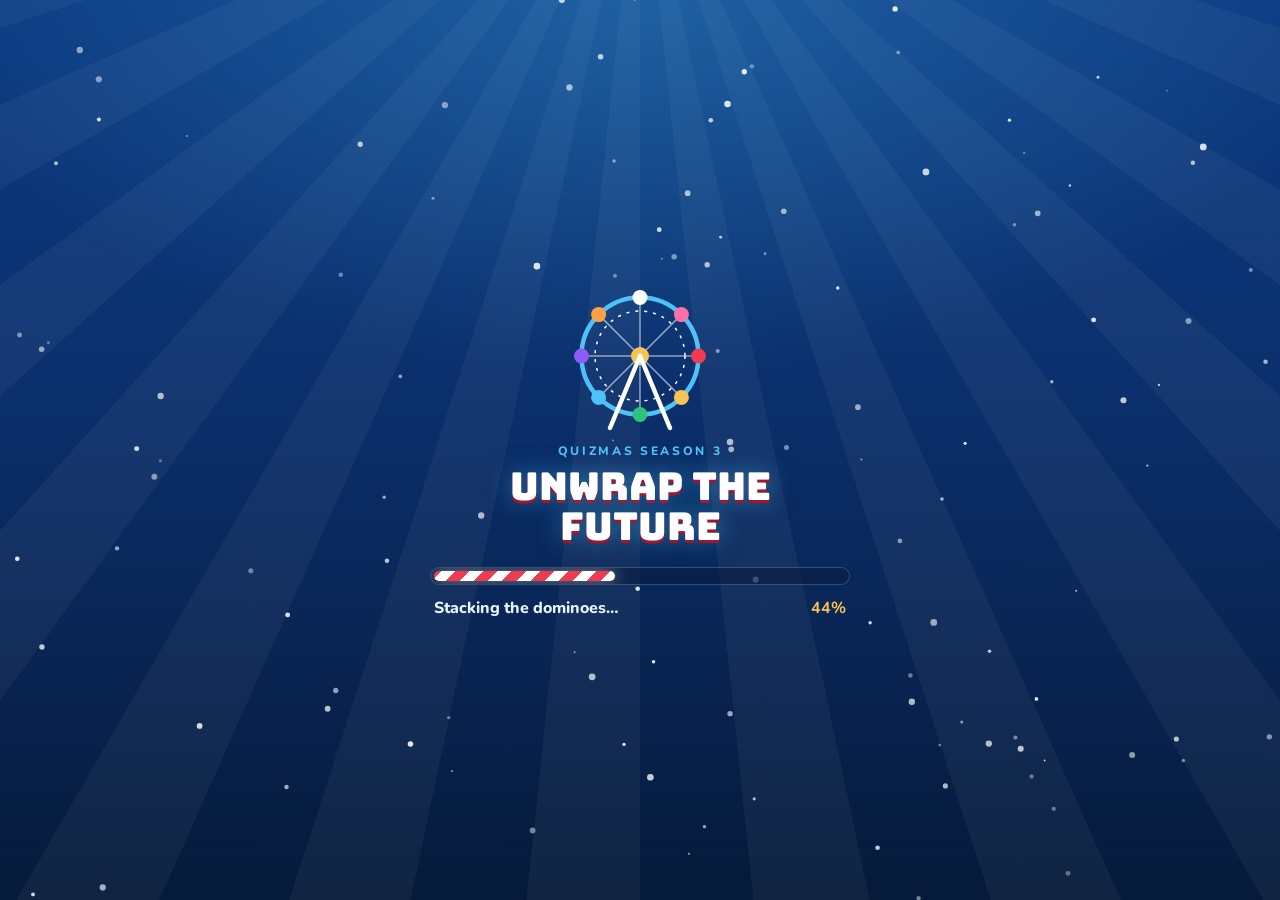
<file: index.html>
<!doctype html>
<html lang="en">
<head>
<meta charset="utf-8">
<meta name="viewport" content="width=device-width, initial-scale=1, viewport-fit=cover, user-scalable=no">
<meta name="theme-color" content="#0b2f6b">
<title>Chain Reaction Carnival · Quizmas Game Hub</title>
<meta name="description" content="Quizmas Season 3 fun game: place ramps, dominoes, springs and baubles to set off a Christmas carnival chain reaction.">
<link rel="icon" href="favicon.svg" type="image/svg+xml">
<link rel="preload" href="fonts/bungee-latin-400-normal.woff2" as="font" type="font/woff2" crossorigin>
<link rel="preload" href="fonts/baloo-2-latin-800-normal.woff2" as="font" type="font/woff2" crossorigin>
<link rel="stylesheet" href="css/app.css">
</head>
<body>
<canvas id="snow" aria-hidden="true"></canvas>

<!-- 1. LOADER -->
<section id="loader" class="screen active" aria-live="polite">
  <div class="loader-card">
    <svg class="wheel" viewBox="0 0 200 200" aria-hidden="true">
      <g class="wheel-spin">
        <circle cx="100" cy="100" r="78" fill="none" stroke="#4fc3f7" stroke-width="6"/>
        <circle cx="100" cy="100" r="60" fill="none" stroke="#ffffff" stroke-width="2" stroke-dasharray="4 8"/>
        <g id="spokes"></g>
        <circle cx="100" cy="100" r="12" fill="#f6c453"/>
      </g>
      <path d="M100 100 L60 196 M100 100 L140 196" stroke="#ffffff" stroke-width="6" stroke-linecap="round"/>
    </svg>
    <p class="season">QUIZMAS SEASON 3</p>
    <h1 class="loader-title">Unwrap the Future</h1>
    <div class="loader-bar" role="progressbar" aria-label="Loading the game" aria-valuemin="0" aria-valuemax="100" aria-valuenow="0">
      <div class="loader-fill"></div>
    </div>
    <p class="loader-status"><span id="loaderText">Putting up the big tent…</span> <b id="loaderPct">0%</b></p>
  </div>
</section>

<!-- 2. CURTAIN + INTRO -->
<section id="intro" class="screen">
  <div class="stage-lights" aria-hidden="true"></div>
  <div class="intro-inner" id="introInner">
    <p class="track" id="trackTag">Quizmas Fun Zone</p>
    <h1 class="marquee" id="marquee" aria-label="Chain Reaction Carnival">
      <span class="m-row">CHAIN REACTION</span>
      <span class="m-row m-big">CARNIVAL</span>
    </h1>
    <p class="objective">Place the pieces, set them off, and watch your Christmas chain reaction hit the target!</p>
    <ul class="controls" aria-label="Controls">
      <li><span class="ci">✋</span><span><b>Drag</b> pieces onto the glowing spots</span></li>
      <li><span class="ci">↻</span><span><b>Tap</b> a ramp or spring to flip it</span></li>
      <li><span class="ci">🔨</span><span><b>Set it off</b> and watch it go</span></li>
    </ul>
    <button class="btn btn-gold btn-big" id="startBtn">Start Game</button>
  </div>
  <div class="curtain left" aria-hidden="true"></div>
  <div class="curtain right" aria-hidden="true"></div>
  <div class="valance" aria-hidden="true"></div>
  <button class="curtain-hint" id="curtainHint"><span class="tap-dot"></span>Tap to open the curtains</button>
</section>

<!-- 3. ENTRY -->
<section id="entry" class="screen">
  <form class="panel entry-panel" id="entryForm" novalidate>
    <p class="ticket-top">ADMIT ONE · CARNIVAL TICKET</p>
    <h2>Who's riding?</h2>
    <p class="muted">Your score goes on the Quizmas fun leaderboard.</p>
    <label for="playerName">Your name</label>
    <input id="playerName" name="playerName" autocomplete="name" maxlength="40" placeholder="e.g. Ada Okafor" required>
    <label for="quizmasId">Quizmas ID</label>
    <input id="quizmasId" name="quizmasId" autocomplete="off" maxlength="20" placeholder="e.g. QZ-1024" required>
    <p class="form-error" id="entryError" role="alert"></p>
    <p class="attempt-note" id="attemptNote"></p>
    <button class="btn btn-gold" type="submit">Let's go!</button>
  </form>
</section>

<!-- 4. MEET THE OBJECTS -->
<section id="meet" class="screen">
  <div class="meet-wrap">
    <h2>Meet the pieces</h2>
    <p class="muted">Every piece can set off the next one.</p>
    <div class="demo-grid" id="demoGrid"></div>
    <button class="btn btn-gold" id="meetBtn">I'm ready!</button>
  </div>
</section>

<!-- 5. GAME -->
<section id="game" class="screen">
  <header class="hud">
    <div class="ride-info">
      <span class="ride-num" id="rideNum">Ride 1 / 3</span>
      <b class="ride-title" id="rideTitle">Ring the Jingle Bell</b>
    </div>
    <div class="hud-stats">
      <div class="tries" id="tries" aria-label="Tries left"></div>
      <div class="ride-score"><span>Score</span><b id="rideScore">0</b></div>
      <div class="timer" id="timer"><svg viewBox="0 0 36 36"><circle cx="18" cy="18" r="15.5" class="t-bg"/><circle cx="18" cy="18" r="15.5" class="t-fg" id="timerRing"/></svg><b id="timerText">1:10</b></div>
      <button class="icon-btn" id="muteBtn" aria-label="Sound on"><span>🔊</span></button>
    </div>
  </header>
  <div class="play">
    <div class="board-wrap" id="boardWrap">
      <canvas id="board" aria-label="The carnival play area"></canvas>
      <p class="goal" id="goalText"></p>
      <div class="ride-banner" id="rideBanner" hidden>
        <span id="bannerNum">RIDE 1</span>
        <b id="bannerTitle">Ring the Jingle Bell</b>
        <em id="bannerGoal"></em>
      </div>
      <div class="ride-card" id="rideCard" hidden>
        <h3 id="cardTitle">Ding! You did it!</h3>
        <ul class="points" id="cardPoints"></ul>
        <p class="card-total">Ride score <b id="cardTotal">0</b><span>/100</span></p>
        <div class="card-actions" id="cardActions"></div>
      </div>
    </div>
    <aside class="dock" id="dock">
      <div class="tray" id="tray" aria-label="Your pieces"></div>
      <div class="actions">
        <button class="btn btn-ghost small" id="undoBtn" aria-label="Undo">↶ Undo</button>
        <button class="btn btn-ghost small" id="resetBtn" aria-label="Clear all pieces">⟲ Clear</button>
        <button class="btn btn-go" id="goBtn">🔨 Set it off!</button>
      </div>
    </aside>
  </div>
  <p class="rotate-tip" id="rotateTip">Tip: turn your phone sideways for a bigger view.</p>
  <div class="toast" id="toast" role="status"></div>
</section>

<!-- 6. RESULTS -->
<section id="results" class="screen">
  <div class="results-wrap">
    <div class="panel results-panel">
      <p class="season">CHAIN REACTION CARNIVAL</p>
      <div class="trophy" aria-hidden="true">🏆</div>
      <h2 id="achievement">Chain Reaction Champion!</h2>
      <p class="who" id="resultsName"></p>
      <div class="big-score"><b id="scoreNum">0</b><span>/ 100</span></div>
      <div class="stats">
        <div><b id="statTargets">0/3</b><span>targets hit</span></div>
        <div><b id="statChain">0</b><span>best chain</span></div>
        <div><b id="statTime">0s</b><span>time</span></div>
      </div>
      <ul class="ride-list" id="rideList"></ul>
      <p class="save-status" id="saveStatus"></p>
      <div class="results-actions">
        <button class="btn btn-gold" id="againBtn">Play again</button>
        <button class="btn btn-ghost" id="backBtn" hidden>Back to my track</button>
      </div>
    </div>
  </div>
  <canvas id="confetti" aria-hidden="true"></canvas>
</section>

<noscript><p class="noscript">Chain Reaction Carnival needs JavaScript turned on.</p></noscript>
<script src="vendor/gsap.min.js"></script>
<script src="vendor/matter.min.js"></script>
<script src="js/config.js"></script>
<script type="module" src="js/app.js"></script>
</body>
</html>
</file>
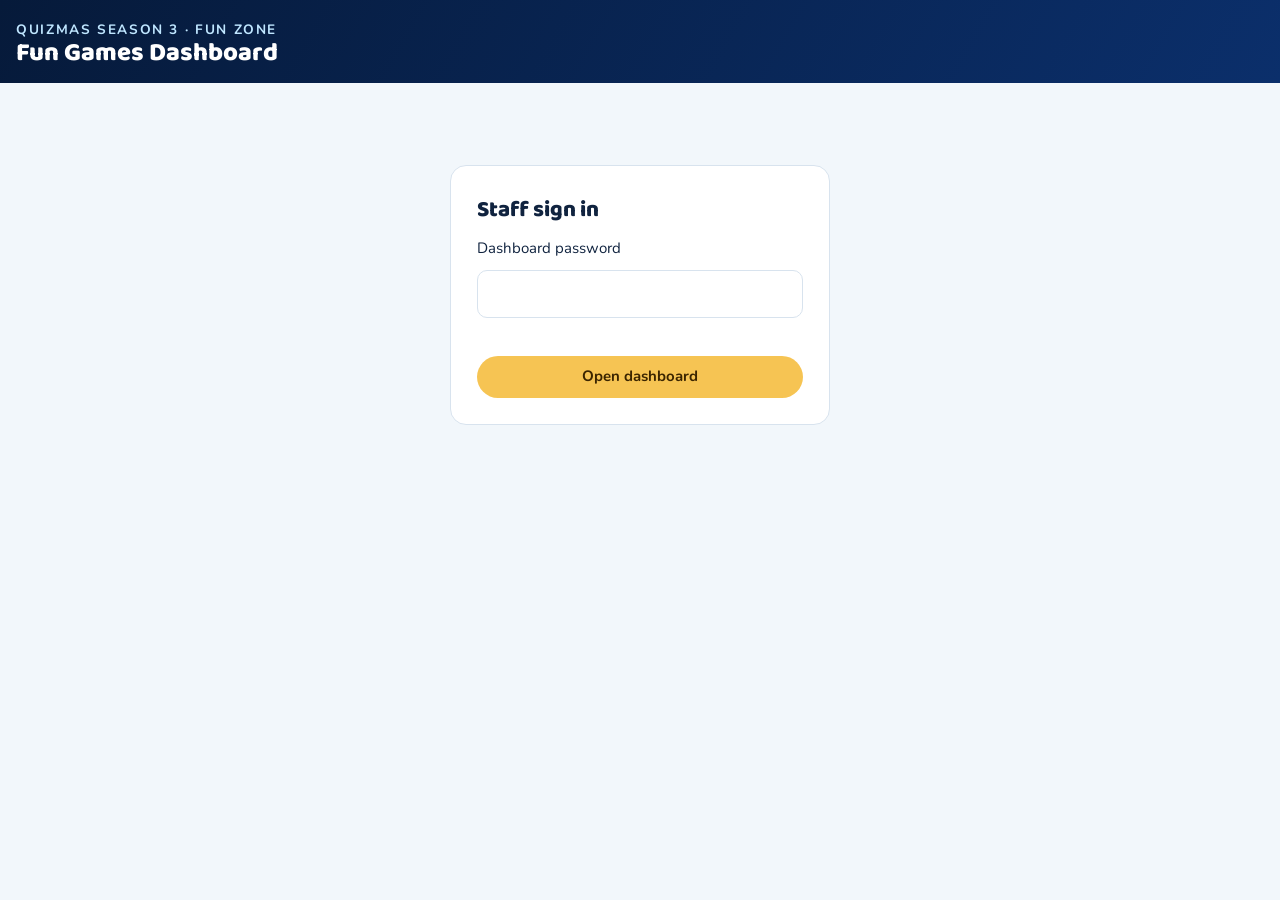
<file: dashboard/index.html>
<!doctype html>
<html lang="en">
<head>
<meta charset="utf-8">
<meta name="viewport" content="width=device-width, initial-scale=1">
<meta name="robots" content="noindex">
<title>Quizmas Fun Games Dashboard</title>
<link rel="icon" href="../favicon.svg" type="image/svg+xml">
<style>
@font-face { font-family: "Baloo 2"; src: url(../fonts/baloo-2-latin-800-normal.woff2) format("woff2"); font-weight: 800; }
@font-face { font-family: "Nunito"; src: url(../fonts/nunito-latin-400-normal.woff2) format("woff2"); font-weight: 400; }
@font-face { font-family: "Nunito"; src: url(../fonts/nunito-latin-700-normal.woff2) format("woff2"); font-weight: 700; }
/* Staff dashboard: calm, readable, Decipher blues. */
:root { --navy: #0b2f6b; --deep: #061a3a; --sky: #4fc3f7; --bg: #f2f7fb; --card: #ffffff; --line: #d8e3ee; --ink: #10233f; --muted: #5b6f8a; --gold: #f6c453; --good: #148a5b; --practice: #8a6d1d; }
* { box-sizing: border-box; }
[hidden] { display: none !important; }
body { margin: 0; background: var(--bg); color: var(--ink); font: 400 15px/1.45 Nunito, system-ui, sans-serif; }
header { background: linear-gradient(120deg, var(--deep), var(--navy)); color: #fff; padding: 18px max(16px, env(safe-area-inset-left, 0px)); }
.wrap { max-width: 1280px; margin: 0 auto; padding-left: max(16px, env(safe-area-inset-left, 0px)); padding-right: max(16px, env(safe-area-inset-right, 0px)); }
header .wrap { display: flex; align-items: center; gap: 14px; flex-wrap: wrap; padding: 0; }
h1 { font: 800 1.6rem/1 "Baloo 2", sans-serif; margin: 0; }
header p { margin: 2px 0 0; color: #bfe6ff; font-weight: 700; font-size: .85rem; letter-spacing: .12em; text-transform: uppercase; }
header .spacer { flex: 1; }
button, select, input { font: inherit; }
.btn { border: 0; border-radius: 999px; padding: 10px 18px; font-weight: 700; cursor: pointer; background: var(--sky); color: var(--deep); }
.btn.ghost { background: rgba(255,255,255,.14); color: #fff; border: 1px solid rgba(255,255,255,.3); }
.btn.gold { background: var(--gold); color: #3b2500; }
.btn:focus-visible, input:focus-visible, select:focus-visible { outline: 3px solid var(--sky); outline-offset: 2px; }
main { padding-block: 22px 40px; }
.login { max-width: 380px; margin: 60px auto; background: var(--card); border: 1px solid var(--line); border-radius: 16px; padding: 26px; display: grid; gap: 10px; }
.login h2 { margin: 0; font: 800 1.4rem "Baloo 2", sans-serif; }
.login input { padding: 12px 14px; border-radius: 10px; border: 1px solid var(--line); }
.err { color: #b42318; font-weight: 700; min-height: 1.2em; margin: 0; }
.note { background: #fff8e1; border: 1px solid #f1d58a; border-radius: 12px; padding: 12px 14px; margin-bottom: 16px; font-weight: 700; color: #6b5200; }
.tiles { display: grid; grid-template-columns: repeat(auto-fit, minmax(180px, 1fr)); gap: 12px; margin-bottom: 18px; }
.tile { background: var(--card); border: 1px solid var(--line); border-radius: 14px; padding: 14px 16px; }
.tile span { color: var(--muted); font-weight: 700; font-size: .85rem; }
.tile b { display: block; font: 800 2rem/1.1 "Baloo 2", sans-serif; color: var(--navy); font-variant-numeric: tabular-nums; }
.tools { display: flex; gap: 10px; flex-wrap: wrap; align-items: center; margin-bottom: 12px; }
.tools input, .tools select { padding: 10px 12px; border-radius: 10px; border: 1px solid var(--line); background: #fff; min-width: 0; }
.tools input { flex: 1 1 220px; }
.tools .right { margin-left: auto; display: flex; gap: 8px; flex-wrap: wrap; }
.tools .btn { background: var(--navy); color: #fff; }
.table-box { background: var(--card); border: 1px solid var(--line); border-radius: 14px; overflow-x: auto; }
table { width: 100%; border-collapse: collapse; font-size: .92rem; }
th, td { padding: 10px 12px; text-align: left; border-bottom: 1px solid var(--line); white-space: nowrap; }
td.wrap { white-space: normal; min-width: 260px; }
th { background: #eaf2f9; font-weight: 700; cursor: pointer; position: sticky; top: 0; user-select: none; }
th[aria-sort="ascending"]::after { content: " ▲"; font-size: .7em; }
th[aria-sort="descending"]::after { content: " ▼"; font-size: .7em; }
td.num { text-align: right; font-variant-numeric: tabular-nums; }
.pill { display: inline-block; padding: 2px 10px; border-radius: 999px; font-weight: 700; font-size: .8rem; }
.pill.official { background: #dcf5ea; color: var(--good); }
.pill.practice { background: #fdf0cc; color: var(--practice); }
.empty { padding: 40px; text-align: center; color: var(--muted); font-weight: 700; }
.updated { color: var(--muted); font-size: .85rem; margin: 10px 2px 0; }
.views { display: inline-flex; background: #e3ecf5; border-radius: 999px; padding: 4px; gap: 4px; margin-bottom: 16px; }
.views button { border: 0; background: transparent; border-radius: 999px; padding: 9px 18px; font-weight: 800; color: var(--muted); cursor: pointer; }
.views button[aria-selected="true"] { background: var(--navy); color: #fff; }
.views button.fun[aria-selected="true"] { background: #c8102e; }
.pill.best { background: #fde3e7; color: #a3162a; }
</style>
</head>
<body>
<header>
  <div class="wrap">
    <div><p>Quizmas Season 3 · Fun Zone</p><h1>Fun Games Dashboard</h1></div>
    <div class="spacer"></div>
    <button class="btn ghost" id="refreshBtn" hidden>Refresh</button>
    <button class="btn ghost" id="logoutBtn" hidden>Sign out</button>
  </div>
</header>
<main class="wrap">
  <form class="login" id="login">
    <h2>Staff sign in</h2>
    <label for="key">Dashboard password</label>
    <input id="key" type="password" autocomplete="current-password" required>
    <p class="err" id="loginErr"></p>
    <button class="btn gold" type="submit">Open dashboard</button>
  </form>

  <section id="dash" hidden>
    <div class="note" id="localNote" hidden>The score sheet isn't connected yet, so this shows only the results saved on this device. Add the Google Sheet link in js/config.js to see everyone's scores.</div>
    <div class="views" role="tablist" aria-label="Which games" hidden>
      <button role="tab" id="viewSkill" aria-selected="false">Skill games</button>
      <button role="tab" id="viewFun" class="fun" aria-selected="true">Fun games</button>
    </div>
    <div class="tiles">
      <div class="tile"><span>Students played</span><b id="tPlayers">0</b></div>
      <div class="tile"><span id="lAvg">Average official score</span><b id="tAvg">0</b></div>
      <div class="tile"><span id="lTop">Highest official score</span><b id="tTop">0</b></div>
      <div class="tile"><span id="lRows">Games recorded (incl. practice)</span><b id="tRows">0</b></div>
    </div>
    <div class="tools">
      <input id="search" placeholder="Search name or Quizmas ID…" aria-label="Search name or Quizmas ID">
      <select id="gameFilter" aria-label="Filter by game"><option value="">All games</option></select>
      <select id="typeFilter" aria-label="Which scores to show"></select>
      <div class="right">
        <button class="btn" id="csvBtn">Export CSV</button>
        <button class="btn" id="xlsxBtn">Export Excel</button>
      </div>
    </div>
    <div class="table-box"><table id="tbl"><thead></thead><tbody></tbody></table></div>
    <p class="updated" id="updated"></p>
  </section>
</main>
<script src="../js/config.js"></script>
<script src="../vendor/xlsx.mini.min.js"></script>
<script>
const CFG = window.DR_CONFIG;
const $ = (id) => document.getElementById(id);
// Fun games are kept apart from the skill-based games.
const FUN_GAMES = ["chain-reaction", "junkyard-orbit"];
const SKILL_HEADERS = ["Date & time", "Name", "Quizmas ID", "Game", "Official?", "Attempt", "Score", "Max", "Level", "Breakdown", "Progress", "Time (sec)", "Device", "Strength", "To improve", "Game key", "Details"];
const FUN_HEADERS = ["Date & time", "Name", "Quizmas ID", "Game", "Play #", "Score", "Max", "Achievement", "Breakdown", "Highlights", "Time (sec)", "Device", "Track", "Game key", "Details"];
const VIEWS = {
  skill: {
    cols: ["Date & time", "Name", "Quizmas ID", "Game", "Official?", "Score", "Level", "Breakdown", "Progress", "Time (sec)", "Device"],
    filters: [["Official", "Official scores only"], ["", "Official + practice"], ["Practice", "Practice only"]],
    labels: ["Average official score", "Highest official score", "Games recorded (incl. practice)"],
  },
  fun: {
    cols: ["Date & time", "Name", "Quizmas ID", "Game", "Play #", "Score", "Achievement", "Breakdown", "Highlights", "Time (sec)", "Device", "Track"],
    filters: [["best", "Best score per student"], ["", "Every play"]],
    labels: ["Average best score", "Highest score", "Plays recorded"],
  },
};
let data = { skill: { headers: SKILL_HEADERS, rows: [] }, fun: { headers: FUN_HEADERS, rows: [] } };
let view = "fun", sortCol = "Score", sortDir = -1, keyCache = "";

const isFunRecord = (r) => String(r.category || "").toLowerCase() === "entertainment" || FUN_GAMES.includes(r.game);
function fromLocal() {
  // Test mode (no sheet connected): read the scores waiting on this device, from every Quizmas game.
  let q = [];
  try {
    for (let k = 0; k < localStorage.length; k++) {
      const key = localStorage.key(k);
      if (/_queue/.test(key)) q = q.concat(JSON.parse(localStorage.getItem(key) || "[]"));
    }
  } catch { q = []; }
  const bd = (r) => r.breakdown || (r.spotScore !== undefined ? `Spot ${r.spotScore}/30 · Layout ${r.layoutScore}/40 · Final touch ${r.finalTouchScore}/30` : "");
  const pr = (r) => r.progress || (r.problemsFound !== undefined ? `${r.problemsFound} problems found · ${r.corrections} corrections` : "");
  data.skill.rows = q.filter((r) => !isFunRecord(r)).map((r) => [r.timestamp, r.name, r.quizmasId, r.gameName, r.official ? "Official" : "Practice", r.attempt, r.score, r.maxScore, r.level, bd(r), pr(r), r.totalSeconds, r.device, r.strength, r.improve, r.game, ""]);
  data.fun.rows = q.filter(isFunRecord).map((r) => [r.timestamp, r.name, r.quizmasId, r.gameName, r.attempt, r.score, r.maxScore, r.level, r.breakdown, r.progress, r.totalSeconds, r.device, r.track || "", r.game, ""]);
}

async function load(key) {
  if (!CFG.SHEETS_URL) {
    $("localNote").hidden = false;
    fromLocal();
    return true;
  }
  const res = await fetch(`${CFG.SHEETS_URL}?key=${encodeURIComponent(key)}&t=${Date.now()}`);
  const d = await res.json();
  if (!d.ok) throw new Error(d.error || "Could not load scores");
  if (d.fun) {
    data.skill = { headers: d.headers, rows: d.rows };
    data.fun = d.fun;
  } else {
    // Older score sheet script (before the "Fun Scores" tab): fun games arrive in the main tab.
    const k = d.headers.indexOf("Game key");
    const h = (n) => d.headers.indexOf(n);
    data.skill = { headers: d.headers, rows: d.rows.filter((r) => !FUN_GAMES.includes(r[k])) };
    data.fun = { headers: FUN_HEADERS, rows: d.rows.filter((r) => FUN_GAMES.includes(r[k])).map((r) => [r[h("Date & time")], r[h("Name")], r[h("Quizmas ID")], r[h("Game")], r[h("Attempt")], r[h("Score")], r[h("Max")], r[h("Level")], r[h("Breakdown")], r[h("Progress")], r[h("Time (sec)")], r[h("Device")], "", r[k], r[h("Details")]]) };
  }
  return true;
}

const H = () => data[view].headers;
const idx = (name) => H().indexOf(name);
const num = (v) => Number(v) || 0;
function bestPerStudent(rows) {
  // one row per student per game: their highest score (earliest if tied)
  const best = new Map();
  for (const r of rows) {
    const key = String(r[idx("Quizmas ID")]).toUpperCase() + "|" + r[idx("Game")];
    const cur = best.get(key);
    if (!cur || num(r[idx("Score")]) > num(cur[idx("Score")])) best.set(key, r);
  }
  return [...best.values()];
}
function filtered() {
  const q = $("search").value.trim().toLowerCase();
  const g = $("gameFilter").value, t = $("typeFilter").value;
  let rows = data[view].rows.filter((r) => (!q || String(r[idx("Name")]).toLowerCase().includes(q) || String(r[idx("Quizmas ID")]).toLowerCase().includes(q))
    && (!g || r[idx("Game")] === g));
  if (view === "skill") rows = rows.filter((r) => !t || r[idx("Official?")] === t);
  else if (t === "best") rows = bestPerStudent(rows);
  return rows;
}
function fmtDate(v) {
  const d = new Date(v);
  return isNaN(d) ? String(v) : d.toLocaleString("en-GB", { day: "2-digit", month: "short", hour: "2-digit", minute: "2-digit" });
}
const esc = (v) => String(v ?? "").replace(/[&<>"]/g, (c) => ({ "&": "&amp;", "<": "&lt;", ">": "&gt;", '"': "&quot;" }[c]));
function setView(v) {
  view = v;
  $("viewSkill").setAttribute("aria-selected", v === "skill");
  $("viewFun").setAttribute("aria-selected", v === "fun");
  const V = VIEWS[v];
  $("typeFilter").innerHTML = V.filters.map(([val, label]) => `<option value="${val}">${label}</option>`).join("");
  [$("lAvg").textContent, $("lTop").textContent, $("lRows").textContent] = V.labels;
  $("gameFilter").value = "";
  sortCol = "Score"; sortDir = -1;
  render();
}
function render() {
  const all = data[view].rows;
  const V = VIEWS[view];
  const games = [...new Set(all.map((r) => r[idx("Game")]))].filter(Boolean);
  const gf = $("gameFilter"), cur = gf.value;
  gf.innerHTML = `<option value="">All games</option>` + games.map((g) => `<option${g === cur ? " selected" : ""}>${esc(g)}</option>`).join("");
  const counted = view === "skill" ? all.filter((r) => r[idx("Official?")] === "Official") : bestPerStudent(all);
  const scores = counted.map((r) => num(r[idx("Score")]));
  $("tPlayers").textContent = new Set(all.map((r) => String(r[idx("Quizmas ID")]).toUpperCase())).size;
  $("tAvg").textContent = scores.length ? Math.round(scores.reduce((a, b) => a + b, 0) / scores.length) : 0;
  $("tTop").textContent = scores.length ? Math.max(...scores) : 0;
  $("tRows").textContent = all.length;

  const rows = filtered().sort((a, b) => {
    const x = a[idx(sortCol)], y = b[idx(sortCol)];
    return (typeof x === "number" && typeof y === "number" ? x - y : String(x).localeCompare(String(y))) * sortDir;
  });
  const COLS = V.cols;
  $("tbl").tHead.innerHTML = "<tr>" + COLS.map((c) => `<th scope="col" ${c === sortCol ? `aria-sort="${sortDir > 0 ? "ascending" : "descending"}"` : ""} data-c="${c}">${c}</th>`).join("") + "</tr>";
  $("tbl").tBodies[0].innerHTML = rows.length ? rows.map((r) => "<tr>" + COLS.map((c) => {
    const v = r[idx(c)];
    if (c === "Official?") return `<td><span class="pill ${String(v).toLowerCase()}">${esc(v)}</span></td>`;
    if (c === "Date & time") return `<td>${fmtDate(v)}</td>`;
    if (c === "Breakdown" || c === "Highlights") return `<td class="wrap">${esc(v)}</td>`;
    const isNum = typeof v === "number";
    return `<td class="${isNum ? "num" : ""}">${esc(v)}</td>`;
  }).join("") + "</tr>").join("") : `<tr><td class="empty" colspan="${COLS.length}">No scores match yet.</td></tr>`;
  $("tbl").tHead.querySelectorAll("th").forEach((th) => th.addEventListener("click", () => {
    const c = th.dataset.c;
    sortDir = c === sortCol ? -sortDir : (c === "Name" || c === "Game" ? 1 : -1);
    sortCol = c;
    render();
  }));
  $("updated").textContent = `Showing ${rows.length} of ${all.length} · updated ${new Date().toLocaleTimeString("en-GB")}`;
}

function exportRows() { return [H(), ...filtered()]; }
function stamp() { return new Date().toISOString().slice(0, 16).replace(/[:T]/g, "-"); }
const fileName = () => `quizmas-${view === "fun" ? "fun-" : ""}scores-${stamp()}`;
$("csvBtn").addEventListener("click", () => {
  const csv = exportRows().map((r) => r.map((v) => `"${String(v ?? "").replace(/"/g, '""')}"`).join(",")).join("\r\n");
  const a = document.createElement("a");
  a.href = URL.createObjectURL(new Blob(["\ufeff" + csv], { type: "text/csv;charset=utf-8" }));
  a.download = `${fileName()}.csv`;
  a.click();
});
$("xlsxBtn").addEventListener("click", () => {
  const ws = XLSX.utils.aoa_to_sheet(exportRows());
  ws["!cols"] = H().map((h) => ({ wch: Math.max(10, h.length + 2) }));
  const wb = XLSX.utils.book_new();
  XLSX.utils.book_append_sheet(wb, ws, view === "fun" ? "Fun Scores" : "Scores");
  XLSX.writeFile(wb, `${fileName()}.xlsx`);
});
["search", "gameFilter", "typeFilter"].forEach((id) => $(id).addEventListener("input", render));
$("viewSkill").addEventListener("click", () => setView("skill"));
$("viewFun").addEventListener("click", () => setView("fun"));

async function open(key) {
  try {
    $("loginErr").textContent = "Loading…";
    await load(key);
    keyCache = key;
    try { sessionStorage.setItem("qz_dash_key", key); } catch { /* ignore */ }
    $("login").hidden = true;
    $("dash").hidden = false;
    $("refreshBtn").hidden = $("logoutBtn").hidden = false;
    if (!$("typeFilter").options.length) setView(view); else render();
  } catch (e) {
    $("loginErr").textContent = e.message === "Wrong password" ? "That password isn't right." : "Couldn't reach the score sheet. Check the internet connection.";
  }
}
$("login").addEventListener("submit", (e) => { e.preventDefault(); open($("key").value.trim()); });
$("refreshBtn").addEventListener("click", () => open(keyCache));
$("logoutBtn").addEventListener("click", () => { try { sessionStorage.removeItem("qz_dash_key"); } catch { /* ignore */ } location.reload(); });
setInterval(() => { if (keyCache && !document.hidden) load(keyCache).then(render).catch(() => {}); }, 30000);
let saved = null;
try { saved = sessionStorage.getItem("qz_dash_key"); } catch { /* ignore */ }
if (saved) open(saved);
</script>
</body>
</html>
</file>
<file: css/app.css>
/* Chain Reaction Carnival · Quizmas Season 3
   Look: a Christmas carnival big top at night, in Decipher sky blue, dark blue and white,
   with candy-cane reds, gold marquee bulbs and colourful pieces. */
@font-face { font-family: "Baloo 2"; src: url(../fonts/baloo-2-latin-700-normal.woff2) format("woff2"); font-weight: 700; font-display: swap; }
@font-face { font-family: "Baloo 2"; src: url(../fonts/baloo-2-latin-800-normal.woff2) format("woff2"); font-weight: 800; font-display: swap; }
@font-face { font-family: "Nunito"; src: url(../fonts/nunito-latin-400-normal.woff2) format("woff2"); font-weight: 400; font-display: swap; }
@font-face { font-family: "Nunito"; src: url(../fonts/nunito-latin-700-normal.woff2) format("woff2"); font-weight: 700; font-display: swap; }
@font-face { font-family: "Nunito"; src: url(../fonts/nunito-latin-800-normal.woff2) format("woff2"); font-weight: 800; font-display: swap; }
@font-face { font-family: "Bungee"; src: url(../fonts/bungee-latin-400-normal.woff2) format("woff2"); font-display: swap; }

:root {
  --deep: #061a3a;
  --navy: #0b2f6b;
  --blue: #1565c0;
  --sky: #4fc3f7;
  --ice: #e3f5ff;
  --white: #ffffff;
  --gold: #f6c453;
  --gold-deep: #d99a1e;
  --red: #ef3b4f;
  --red-deep: #a3162a;
  --green: #2ec27e;
  --ink: #0b2f6b;
  --muted-ink: #4f6688;
  --paper: rgba(255, 255, 255, .96);
  --display: "Baloo 2", "Trebuchet MS", system-ui, sans-serif;
  --body: "Nunito", system-ui, -apple-system, "Segoe UI", sans-serif;
  --sign: "Bungee", "Impact", system-ui, sans-serif;
  --radius: 22px;
  --safe-t: env(safe-area-inset-top, 0px);
  --safe-b: env(safe-area-inset-bottom, 0px);
  --safe-l: env(safe-area-inset-left, 0px);
  --safe-r: env(safe-area-inset-right, 0px);
  color-scheme: dark;
}
* { box-sizing: border-box; }
[hidden] { display: none !important; }
html, body { margin: 0; height: 100%; }
body {
  background:
    radial-gradient(ellipse 80% 60% at 50% 0%, rgba(79,195,247,.28), transparent 70%),
    repeating-conic-gradient(from 0deg at 50% -20%, rgba(255,255,255,.045) 0 6deg, transparent 6deg 12deg),
    linear-gradient(180deg, #0c3a82 0%, var(--navy) 45%, var(--deep) 100%);
  color: var(--white);
  font-family: var(--body);
  overflow: hidden;
  touch-action: manipulation;
  -webkit-tap-highlight-color: transparent;
  user-select: none;
  -webkit-user-select: none;
}
button, input { font: inherit; }
.noscript { padding: 40px; text-align: center; }
#snow { position: fixed; inset: 0; width: 100%; height: 100%; z-index: 0; pointer-events: none; }

/* ---------- screens ---------- */
.screen {
  position: fixed; inset: 0; z-index: 2;
  display: none; align-items: center; justify-content: center;
  padding: calc(16px + var(--safe-t)) max(16px, var(--safe-r)) calc(16px + var(--safe-b)) max(16px, var(--safe-l));
}
.screen.active { display: flex; }
.panel { background: var(--paper); color: var(--ink); border-radius: var(--radius); box-shadow: 0 18px 50px rgba(6,26,58,.45), 0 0 0 1px rgba(255,255,255,.6) inset; }
h1, h2, h3 { font-family: var(--display); font-weight: 800; margin: 0; line-height: 1.05; }
.muted { color: var(--muted-ink); margin: .3em 0 0; }
.season { font: 800 .76rem/1 var(--body); letter-spacing: .22em; color: var(--sky); margin: 0 0 10px; text-transform: uppercase; }
.panel .season { color: var(--blue); }

.btn { border: 0; cursor: pointer; border-radius: 999px; padding: 14px 30px; font: 800 1.08rem/1 var(--display); letter-spacing: .02em; transition: box-shadow .15s ease, filter .15s; touch-action: manipulation; }
.btn:active { transform: scale(.96); }
.btn:focus-visible, .icon-btn:focus-visible, input:focus-visible, .tray-item:focus-visible, .curtain-hint:focus-visible { outline: 3px solid var(--gold); outline-offset: 3px; }
.btn-gold { background: linear-gradient(180deg, #ffe08a, var(--gold) 45%, var(--gold-deep)); color: #3b2500; box-shadow: 0 6px 0 #a96f0c, 0 14px 30px rgba(246,196,83,.35); }
.btn-gold:active { box-shadow: 0 2px 0 #a96f0c; transform: translateY(4px); }
.btn-big { font-size: 1.3rem; padding: 18px 44px; }
.btn-ghost { background: rgba(255,255,255,.14); color: #fff; border: 1px solid rgba(255,255,255,.28); }
.panel .btn-ghost { background: var(--ice); color: var(--navy); border: 0; }
.btn-go { background: linear-gradient(180deg, #ff7a8a, var(--red) 50%, var(--red-deep)); color: #fff; box-shadow: 0 6px 0 #6e0c1a, 0 12px 28px rgba(239,59,79,.4); font-size: 1.15rem; padding: 15px 22px; }
.btn-go:active { box-shadow: 0 2px 0 #6e0c1a; transform: translateY(4px); }
.btn.small { padding: 10px 14px; font-size: .92rem; }
.btn[disabled] { opacity: .45; pointer-events: none; }
.icon-btn { width: 40px; height: 40px; border-radius: 50%; border: 0; background: rgba(255,255,255,.16); color: #fff; cursor: pointer; font-size: 1.05rem; flex: none; }

/* ---------- loader ---------- */
.loader-card { text-align: center; width: min(420px, 92vw); }
.wheel { width: 150px; height: 150px; margin: 0 auto 14px; display: block; overflow: visible; }
.wheel-spin { transform-origin: 100px 100px; animation: spin 6s linear infinite; }
@keyframes spin { to { transform: rotate(360deg); } }
.loader-title { font-family: var(--sign); font-weight: 400; font-size: clamp(1.6rem, 6.5vw, 2.4rem); margin-bottom: 20px; color: var(--white); text-shadow: 0 3px 0 var(--red-deep), 0 0 24px rgba(79,195,247,.5); }
.loader-bar { position: relative; height: 18px; border-radius: 9px; background: rgba(6,26,58,.5); overflow: hidden; padding: 3px; border: 1px solid rgba(255,255,255,.2); }
.loader-fill { height: 100%; width: 0%; border-radius: 6px; background: repeating-linear-gradient(-45deg, #fff 0 10px, var(--red) 10px 20px); box-shadow: 0 0 16px rgba(255,255,255,.5); transition: width .25s ease-out; }
.loader-status { display: flex; justify-content: space-between; margin: 12px 4px 0; font-weight: 800; color: var(--ice); gap: 12px; }
.loader-status b { color: var(--gold); font-variant-numeric: tabular-nums; }

/* ---------- curtain + intro ---------- */
#intro { overflow: hidden; padding-top: calc(40px + var(--safe-t)); }
.stage-lights { position: absolute; inset: 0; background:
  radial-gradient(ellipse 30% 60% at 20% 0%, rgba(79,195,247,.25), transparent 70%),
  radial-gradient(ellipse 30% 60% at 80% 0%, rgba(246,196,83,.18), transparent 70%); pointer-events: none; }
.intro-inner { position: relative; z-index: 2; text-align: center; width: min(640px, 100%); max-height: 100%; overflow-y: auto; padding: 8px 6px 16px; }
.track { font-weight: 800; color: var(--ice); letter-spacing: .16em; text-transform: uppercase; font-size: .78rem; margin: 0 0 12px; }
.marquee { position: relative; display: inline-flex; flex-direction: column; align-items: center; gap: 4px; padding: 18px 26px 20px; border-radius: 18px;
  background: linear-gradient(180deg, var(--red), var(--red-deep)); border: 4px solid var(--gold); box-shadow: 0 0 0 6px var(--navy), 0 0 40px rgba(246,196,83,.45), 0 20px 50px rgba(0,0,0,.45); font-family: var(--sign); font-weight: 400; }
.marquee::before { content: ""; position: absolute; inset: 6px; border-radius: 12px; pointer-events: none;
  background: radial-gradient(circle, #fff6c8 0 3px, transparent 4px) 0 0/22px 22px; mask: linear-gradient(#000 0 0) top/100% 10px no-repeat, linear-gradient(#000 0 0) bottom/100% 10px no-repeat;
  -webkit-mask: linear-gradient(#000 0 0) top/100% 10px no-repeat, linear-gradient(#000 0 0) bottom/100% 10px no-repeat; animation: chase .6s steps(2) infinite; }
@keyframes chase { 50% { background-position: 11px 0; } }
.m-row { font-size: clamp(1.1rem, 4.6vw, 1.9rem); letter-spacing: .06em; color: #fff; text-shadow: 0 3px 0 rgba(0,0,0,.25); }
.m-big { font-size: clamp(2.2rem, 10vw, 4.2rem); color: var(--gold); text-shadow: 0 4px 0 #8a5a00, 0 0 18px rgba(255,220,120,.6); line-height: 1; }
.objective { font-size: clamp(1rem, 3.6vw, 1.2rem); font-weight: 700; color: var(--ice); margin: 18px auto 14px; max-width: 30em; }
.controls { list-style: none; padding: 0; margin: 0 auto 22px; display: grid; grid-template-columns: repeat(3, 1fr); gap: 10px; max-width: 560px; }
.controls li > span:last-child { display: block; }
.controls li { background: rgba(255,255,255,.1); border: 1px solid rgba(255,255,255,.2); border-radius: 16px; padding: 12px 10px; font-size: .9rem; color: var(--ice); line-height: 1.3; }
.controls b { color: #fff; }
.ci { display: grid; place-items: center; width: 40px; height: 40px; margin: 0 auto 6px; border-radius: 50%; background: var(--sky); color: var(--deep); font-size: 1.2rem; font-weight: 800; }
.curtain { position: absolute; top: 0; bottom: 0; width: 51%; z-index: 5; pointer-events: none; transform-origin: top; will-change: transform;
  background:
    linear-gradient(180deg, rgba(0,0,0,.25), transparent 30%, rgba(0,0,0,.35)),
    repeating-linear-gradient(90deg, #c8102e 0 28px, #e23347 28px 40px, #a10d25 40px 62px, #d81f3a 62px 76px); box-shadow: inset 0 0 60px rgba(0,0,0,.45); }
.curtain.left { left: 0; border-right: 4px solid var(--gold); }
.curtain.right { right: 0; border-left: 4px solid var(--gold); }
.valance { position: absolute; left: 0; right: 0; top: 0; height: calc(34px + var(--safe-t)); z-index: 6; pointer-events: none;
  background: radial-gradient(circle at 25px 0, var(--sky) 24px, transparent 25px) 0 calc(10px + var(--safe-t))/50px 30px repeat-x,
              linear-gradient(var(--navy), var(--navy)) 0 0/100% calc(12px + var(--safe-t)) no-repeat; }
.curtain-hint { position: absolute; z-index: 7; left: 50%; bottom: calc(10vh + var(--safe-b)); transform: translateX(-50%); display: flex; align-items: center; gap: 10px;
  background: var(--navy); color: #fff; border: 3px solid var(--gold); border-radius: 999px; padding: 14px 24px; font: 800 1.1rem var(--display); cursor: pointer; box-shadow: 0 10px 30px rgba(0,0,0,.4); white-space: nowrap; }
.tap-dot { width: 14px; height: 14px; border-radius: 50%; background: var(--gold); box-shadow: 0 0 0 0 rgba(246,196,83,.7); animation: ping 1.4s ease-out infinite; flex: none; }
@keyframes ping { to { box-shadow: 0 0 0 18px rgba(246,196,83,0); } }
.curtains-open .curtain-hint { display: none; }

/* ---------- entry ---------- */
.entry-panel { width: min(400px, 100%); padding: 22px 26px 26px; display: grid; gap: 8px; position: relative; max-height: 100%; overflow-y: auto;
  background: radial-gradient(circle at 0 50%, transparent 14px, #fbfdff 15px) left/51% 100% no-repeat, radial-gradient(circle at 100% 50%, transparent 14px, #fbfdff 15px) right/51% 100% no-repeat; box-shadow: 0 18px 50px rgba(6,26,58,.45); }
.ticket-top { margin: 0 0 6px; text-align: center; font: 800 .72rem var(--body); letter-spacing: .2em; color: var(--red); border-bottom: 2px dashed #f2b8c0; padding-bottom: 10px; }
.entry-panel h2 { font-size: 2rem; text-align: center; }
.entry-panel .muted { text-align: center; margin-bottom: 8px; }
.entry-panel label { font-weight: 800; font-size: .92rem; margin-top: 6px; }
.entry-panel input { width: 100%; padding: 14px 16px; border-radius: 14px; border: 2px solid #cfe3f3; background: #fff; color: var(--ink); font-size: 1.05rem; user-select: text; -webkit-user-select: text; }
.entry-panel input:focus { border-color: var(--sky); outline: none; }
.entry-panel .btn { margin-top: 12px; }
.form-error { color: #c0182f; font-weight: 800; min-height: 1.2em; margin: 4px 0 0; font-size: .92rem; }
.attempt-note { margin: 0; color: var(--muted-ink); font-weight: 700; font-size: .9rem; min-height: 1em; }

/* ---------- meet the pieces ---------- */
#meet { overflow-y: auto; align-items: safe center; }
.meet-wrap { width: min(860px, 100%); text-align: center; margin: auto; }
.meet-wrap h2 { font-family: var(--sign); font-weight: 400; font-size: clamp(1.5rem, 5vw, 2.2rem); color: var(--gold); text-shadow: 0 3px 0 var(--red-deep); }
.meet-wrap .muted { color: var(--ice); margin-bottom: 14px; }
.demo-grid { display: grid; grid-template-columns: repeat(4, 1fr); gap: 12px; margin-bottom: 18px; }
.demo { background: rgba(255,255,255,.08); border: 2px solid rgba(255,255,255,.2); border-radius: 18px; overflow: hidden; }
.demo canvas { display: block; width: 100%; aspect-ratio: 400 / 240; }
.demo p { margin: 0; padding: 8px 8px 10px; font: 800 .98rem var(--display); }
.demo p span { display: block; color: var(--gold); font-size: 1.1rem; }

/* ---------- game ---------- */
#game { flex-direction: column; align-items: stretch; justify-content: flex-start; gap: 8px; padding-top: calc(10px + var(--safe-t)); padding-bottom: calc(8px + var(--safe-b)); }
.hud { display: flex; align-items: center; justify-content: space-between; gap: 10px; flex: none; }
.ride-info { display: flex; flex-direction: column; min-width: 0; }
.ride-num { font-weight: 800; font-size: .72rem; letter-spacing: .16em; color: var(--sky); text-transform: uppercase; }
.ride-title { font: 800 clamp(1rem, 3.4vw, 1.35rem)/1.1 var(--display); white-space: nowrap; overflow: hidden; text-overflow: ellipsis; }
.hud-stats { display: flex; align-items: center; gap: 10px; flex: none; }
.tries { display: flex; gap: 4px; }
.tries i { width: 18px; height: 18px; border-radius: 50%; background: radial-gradient(circle at 35% 30%, #fff 0 2px, #ff7a8a 3px, var(--red-deep)); box-shadow: 0 0 0 2px rgba(255,255,255,.35); }
.tries i.used { background: rgba(255,255,255,.15); box-shadow: 0 0 0 2px rgba(255,255,255,.15); }
.ride-score { display: flex; flex-direction: column; align-items: center; background: rgba(255,255,255,.12); border-radius: 12px; padding: 4px 10px; min-width: 62px; }
.ride-score span { font-size: .62rem; letter-spacing: .14em; text-transform: uppercase; font-weight: 800; color: var(--sky); }
.ride-score b { font: 800 1.25rem/1 var(--display); font-variant-numeric: tabular-nums; }
.timer { position: relative; width: 50px; height: 50px; flex: none; }
.timer svg { width: 100%; height: 100%; transform: rotate(-90deg); }
.t-bg { fill: rgba(6,26,58,.55); stroke: rgba(255,255,255,.18); stroke-width: 3; }
.t-fg { fill: none; stroke: var(--gold); stroke-width: 3.4; stroke-linecap: round; stroke-dasharray: 97.4; stroke-dashoffset: 0; transition: stroke-dashoffset .3s linear, stroke .3s; }
.timer b { position: absolute; inset: 0; display: grid; place-items: center; font: 800 .82rem var(--body); font-variant-numeric: tabular-nums; }
.timer.low .t-fg { stroke: var(--red); }
.timer.low b { color: #ffb3bd; }
.timer.paused { opacity: .6; }

.play { flex: 1; min-height: 0; display: flex; gap: 12px; }
.board-wrap { position: relative; flex: 1; min-width: 0; min-height: 0; display: flex; align-items: center; justify-content: center; }
#board { display: block; border-radius: 16px; box-shadow: 0 0 0 3px rgba(255,255,255,.25), 0 0 0 7px rgba(11,47,107,.9), 0 20px 50px rgba(0,0,0,.5); touch-action: none; cursor: pointer; }
.goal { position: absolute; left: 8px; bottom: 8px; margin: 0; background: rgba(6,26,58,.8); border: 1px solid rgba(255,255,255,.2); padding: 6px 14px; border-radius: 999px; font-weight: 800; font-size: .85rem; color: var(--ice); pointer-events: none; white-space: nowrap; max-width: 96%; overflow: hidden; text-overflow: ellipsis; }
.dock { flex: none; width: 210px; display: flex; flex-direction: column; gap: 10px; min-height: 0; }
.tray { display: grid; grid-template-columns: 1fr 1fr; gap: 8px; align-content: start; flex: 1; min-height: 0; overflow-y: auto; padding: 2px; }
.tray-item { position: relative; display: flex; flex-direction: column; align-items: center; gap: 2px; border: 2px solid rgba(255,255,255,.25); background: rgba(255,255,255,.1); color: #fff; border-radius: 16px; padding: 6px 4px 8px; cursor: grab; touch-action: none; transition: transform .15s, border-color .15s, background .15s; }
.tray-item img { width: 100%; max-width: 70px; aspect-ratio: 1; pointer-events: none; -webkit-user-drag: none; }
.tray-item span { font: 800 .8rem var(--display); }
.tray-item .count { position: absolute; top: -6px; right: -6px; min-width: 24px; height: 24px; border-radius: 12px; background: var(--gold); color: #3b2500; font: 800 .85rem/24px var(--body); text-align: center; box-shadow: 0 2px 6px rgba(0,0,0,.3); }
.tray-item.selected { border-color: var(--gold); background: rgba(246,196,83,.2); transform: translateY(-2px); }
.tray-item.empty { opacity: .35; pointer-events: none; }
.actions { display: grid; grid-template-columns: 1fr 1fr; gap: 8px; flex: none; }
.actions .btn-go { grid-column: 1 / -1; }
.drag-ghost { position: fixed; z-index: 50; width: 76px; height: 76px; margin: -38px 0 0 -38px; pointer-events: none; filter: drop-shadow(0 8px 12px rgba(0,0,0,.45)); }
.rotate-tip { display: none; margin: 0; text-align: center; font-size: .82rem; color: var(--ice); opacity: .8; flex: none; }

.ride-banner { position: absolute; inset: 0; display: flex; flex-direction: column; align-items: center; justify-content: center; gap: 6px; text-align: center; background: rgba(6,26,58,.55); border-radius: 16px; pointer-events: none; z-index: 3; padding: 12px; }
.ride-banner span { font-family: var(--sign); color: var(--sky); font-size: clamp(.9rem, 3vw, 1.3rem); letter-spacing: .1em; }
.ride-banner b { font-family: var(--sign); font-weight: 400; color: var(--gold); font-size: clamp(1.5rem, 6vw, 3rem); line-height: 1.05; text-shadow: 0 4px 0 var(--red-deep); }
.ride-banner em { font-style: normal; font-weight: 800; color: #fff; font-size: clamp(.95rem, 3vw, 1.2rem); }
.ride-card { position: absolute; z-index: 4; left: 50%; top: 50%; transform: translate(-50%, -50%); width: min(380px, 94%); max-height: 96%; overflow-y: auto; background: var(--paper); color: var(--ink); border-radius: 20px; padding: 16px 20px 18px; box-shadow: 0 20px 60px rgba(0,0,0,.55); text-align: center; border: 4px solid var(--gold); }
.ride-card h3 { font-size: clamp(1.3rem, 4.5vw, 1.8rem); color: var(--navy); }
.points { list-style: none; margin: 10px 0; padding: 0; display: grid; gap: 6px; text-align: left; }
.points li { display: flex; justify-content: space-between; gap: 10px; padding: 7px 12px; border-radius: 10px; background: #eef6fd; font-weight: 700; font-size: .95rem; }
.points li b { font-variant-numeric: tabular-nums; color: var(--green); }
.points li.miss { color: #8496b0; background: #f4f6f9; }
.points li.miss b { color: #9aa8bc; }
.card-total { margin: 6px 0 12px; font-weight: 800; color: var(--muted-ink); }
.card-total b { font: 800 2rem var(--display); color: var(--navy); margin-left: 6px; }
.card-actions { display: flex; gap: 10px; justify-content: center; flex-wrap: wrap; }

.toast { position: fixed; left: 50%; top: calc(76px + var(--safe-t)); transform: translate(-50%, -20px); background: var(--navy); color: #fff; border: 2px solid var(--gold); border-radius: 999px; padding: 10px 20px; font-weight: 800; opacity: 0; pointer-events: none; transition: opacity .25s, transform .25s; z-index: 20; max-width: 92vw; text-align: center; box-shadow: 0 10px 30px rgba(0,0,0,.4); }
.toast.show { opacity: 1; transform: translate(-50%, 0); }

/* ---------- results ---------- */
#results { overflow-y: auto; align-items: safe center; }
.results-wrap { width: min(520px, 100%); margin: auto; }
.results-panel { padding: 22px 24px 24px; text-align: center; }
.trophy { font-size: 3.2rem; line-height: 1; margin: 4px 0 6px; filter: drop-shadow(0 6px 10px rgba(0,0,0,.2)); }
#achievement { font-family: var(--sign); font-weight: 400; font-size: clamp(1.4rem, 5.6vw, 2rem); color: var(--red); line-height: 1.1; }
.who { margin: 6px 0 0; font-weight: 800; color: var(--muted-ink); }
.big-score { margin: 10px 0; display: flex; align-items: baseline; justify-content: center; gap: 6px; }
.big-score b { font: 800 4.6rem/1 var(--display); color: var(--navy); font-variant-numeric: tabular-nums; }
.big-score span { font: 800 1.3rem var(--display); color: var(--muted-ink); }
.stats { display: grid; grid-template-columns: repeat(3, 1fr); gap: 8px; margin: 8px 0 12px; }
.stats div { background: #eef6fd; border-radius: 14px; padding: 10px 6px; }
.stats b { display: block; font: 800 1.5rem/1.1 var(--display); color: var(--blue); }
.stats span { font-size: .8rem; font-weight: 700; color: var(--muted-ink); }
.ride-list { list-style: none; margin: 0 0 12px; padding: 0; display: grid; gap: 6px; text-align: left; }
.ride-list li { display: flex; align-items: center; gap: 10px; padding: 8px 12px; border-radius: 12px; background: #f5f8fc; font-weight: 700; }
.ride-list li .ok { width: 26px; height: 26px; border-radius: 50%; display: grid; place-items: center; background: var(--green); color: #fff; font-size: .85rem; flex: none; }
.ride-list li .ok.no { background: #c9d3e0; }
.ride-list li em { font-style: normal; flex: 1; }
.ride-list li b { font-variant-numeric: tabular-nums; color: var(--navy); }
.save-status { margin: 0 0 14px; font-weight: 800; font-size: .9rem; color: var(--muted-ink); min-height: 1.2em; }
.save-status.ok { color: var(--green); }
.results-actions { display: flex; flex-wrap: wrap; gap: 10px; justify-content: center; }
#confetti { position: fixed; inset: 0; width: 100%; height: 100%; pointer-events: none; z-index: 30; }
.burst { position: fixed; z-index: 40; pointer-events: none; font-size: 18px; }

/* ---------- small and portrait screens ---------- */
@media (max-width: 760px) {
  .demo-grid { grid-template-columns: repeat(2, 1fr); }
}
@media (orientation: portrait) {
  .play { flex-direction: column; }
  .board-wrap { flex: none; }
  .dock { width: 100%; flex: 1; }
  .tray { grid-template-columns: repeat(4, 1fr); flex: none; }
  .tray-item img { max-width: 60px; }
  .rotate-tip { display: block; }
  .play { justify-content: center; gap: 14px; }
  .dock { flex: none; }
  .btn-go { padding: 18px 22px; font-size: 1.25rem; }
  .goal { position: static; margin: 6px auto 0; display: block; width: fit-content; white-space: normal; text-align: center; }
  .board-wrap { flex-direction: column; }
}
@media (orientation: landscape) and (max-height: 520px) {
  #game { gap: 4px; padding-top: calc(6px + var(--safe-t)); }
  .hud .timer { width: 42px; height: 42px; }
  .ride-score { padding: 2px 8px; }
  .icon-btn { width: 36px; height: 36px; }
  .dock { width: 168px; gap: 6px; }
  .tray { gap: 6px; }
  .tray-item { padding: 2px 2px 4px; border-radius: 12px; }
  .tray-item img { max-width: 46px; }
  .tray-item span { font-size: .7rem; }
  .actions { gap: 6px; }
  .btn.small { padding: 8px 8px; font-size: .8rem; }
  .btn-go { padding: 11px 12px; font-size: 1rem; }
  .goal { font-size: .75rem; padding: 4px 10px; }
  #intro { padding-top: calc(30px + var(--safe-t)); padding-bottom: 8px; }
  .track { margin-bottom: 6px; }
  .controls { margin-bottom: 12px; gap: 8px; }
  .controls li { padding: 6px 8px; font-size: .78rem; display: flex; align-items: center; gap: 8px; text-align: left; }
  .ci { width: 28px; height: 28px; font-size: .95rem; margin: 0; flex: none; }
  .objective { margin: 8px auto; font-size: .92rem; }
  .marquee { padding: 8px 18px 10px; }
  .m-row { font-size: 1rem; }
  .m-big { font-size: 2rem; }
  .intro-inner { padding-top: 0; padding-bottom: 4px; }
  .btn-big { padding: 12px 34px; font-size: 1.1rem; }
  .demo-grid { grid-template-columns: repeat(4, 1fr); gap: 8px; }
  .ride-card { padding: 8px 14px 10px; border-width: 3px; }
  .ride-card h3 { font-size: 1.15rem; }
  .points { margin: 6px 0; gap: 4px; }
  .points li { padding: 4px 10px; font-size: .82rem; }
  .card-total { margin: 2px 0 6px; }
  .card-total b { font-size: 1.5rem; }
  .card-actions .btn { padding: 10px 20px; font-size: .95rem; }
  .ride-banner b { font-size: 1.6rem; }
}
@media (prefers-reduced-motion: reduce) {
  .wheel-spin, .marquee::before, .tap-dot { animation: none; }
}
</file>
